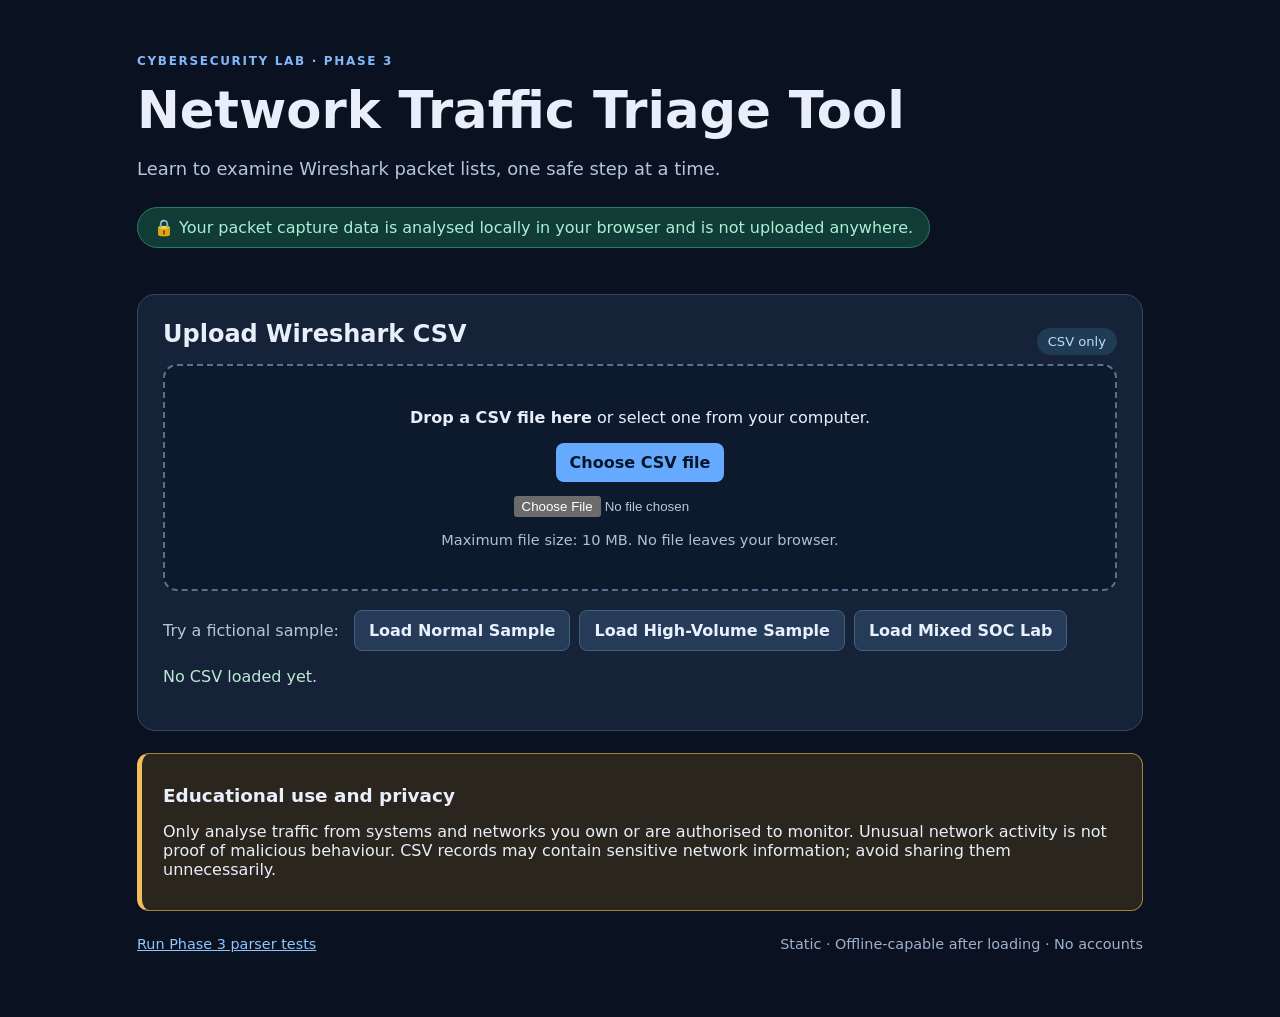
<file: Network-Traffic-Triage-Tool/index.html>
<!doctype html>
<html lang="en"><head><meta charset="utf-8"><meta name="viewport" content="width=device-width,initial-scale=1"><meta name="referrer" content="no-referrer"><meta http-equiv="Content-Security-Policy" content="default-src 'none'; script-src 'self'; style-src 'self'; img-src 'self' data:; connect-src 'none'; form-action 'none'; base-uri 'none'; object-src 'none'"><title>Network Traffic Triage Tool — Phase 3</title><link rel="stylesheet" href="styles.css"><script src="script.js" defer></script></head><body><main class="wrap"><header><p class="eyebrow">CYBERSECURITY LAB · PHASE 3</p><h1>Network Traffic Triage Tool</h1><p class="subtitle">Learn to examine Wireshark packet lists, one safe step at a time.</p><div class="privacy">🔒 Your packet capture data is analysed locally in your browser and is not uploaded anywhere.</div></header><section class="panel" aria-labelledby="upload-title"><div class="section-head"><h2 id="upload-title">Upload Wireshark CSV</h2><span class="tag">CSV only</span></div><div id="dropzone" class="dropzone"><p><strong>Drop a CSV file here</strong> or select one from your computer.</p><label for="csvFile" class="button">Choose CSV file</label><input id="csvFile" type="file" accept=".csv,text/csv" aria-describedby="fileHelp"><p id="fileHelp" class="hint">Maximum file size: 10 MB. No file leaves your browser.</p></div><div class="demo"><span>Try a fictional sample:</span><button type="button" data-sample="normal">Load Normal Sample</button><button type="button" data-sample="high">Load High-Volume Sample</button><button type="button" data-sample="mixed">Load Mixed SOC Lab</button></div><p id="status" role="status" aria-live="polite">No CSV loaded yet.</p></section><section id="results" class="panel" hidden aria-labelledby="results-title"><div class="section-head"><h2 id="results-title">Import summary</h2><span id="demoTag" class="tag" hidden>Demo Data</span></div><div class="stats"><div><span>Filename</span><strong id="filename"></strong></div><div><span>Packets loaded</span><strong id="count"></strong></div><div><span>Parse status</span><strong id="parseStatus"></strong></div></div><h3>Recognised columns</h3><p id="columns" class="details"></p><h3>Missing fields / notes</h3><ul id="notes"></ul><h3>Packet preview (first 10 rows)</h3><div class="table-scroll"><table><thead><tr><th>Time</th><th>Source</th><th>Destination</th><th>Protocol</th><th>Length</th><th>Info</th></tr></thead><tbody id="preview"></tbody></table></div><p class="hint">CSV preview is informational; it does not verify complete connections.</p></section><section id="dashboard" class="panel" hidden aria-labelledby="dashboard-title"><div class="section-head"><h2 id="dashboard-title">Network traffic dashboard</h2><span class="tag">Descriptive statistics · No threat verdicts</span></div><div class="stats stat-grid"><div><span>Total packets</span><strong id="statPackets"></strong></div><div><span>Unique source hosts</span><strong id="statSources"></strong></div><div><span>Unique destination hosts</span><strong id="statDestinations"></strong></div><div><span>All unique hosts</span><strong id="statHosts"></strong></div><div><span>Captured packet lengths</span><strong id="statBytes"></strong></div></div><div class="dash-columns"><div><h3>Protocol distribution</h3><div id="protocolBars" class="bar-list"></div></div><div><h3>Top source hosts</h3><div id="topSources" class="bar-list"></div></div><div><h3>Top destinations</h3><div id="topDestinations" class="bar-list"></div></div></div><p class="hint">Counts reflect the imported CSV rows, not complete network sessions. Host names and IP addresses are treated as literal labels. Protocol percentages use all imported packets as the denominator. Source and destination rankings count packets in each direction separately. Heuristic alerts are shown below; none prove malicious activity.</p></section><section id="alertsPanel" class="panel" hidden aria-labelledby="alertsTitle"><div class="section-head"><h2 id="alertsTitle">Security triage alerts</h2><span id="alertCount" class="tag"></span></div><p class="hint">Explainable, rule-based heuristics. Thresholds are packet counts or unique labels across the entire imported CSV, not time-window rates. No alert establishes malicious intent.</p><div class="stats"><div><span>High</span><strong id="countHigh">0</strong></div><div><span>Medium</span><strong id="countMedium">0</strong></div><div><span>Low</span><strong id="countLow">0</strong></div></div><p id="noAlerts" hidden>No configured threshold was met. This does not establish that the traffic is safe.</p><div id="alerts" class="alert-list"></div></section><aside class="disclaimer"><h2>Educational use and privacy</h2><p>Only analyse traffic from systems and networks you own or are authorised to monitor. Unusual network activity is not proof of malicious behaviour. CSV records may contain sensitive network information; avoid sharing them unnecessarily.</p></aside><footer><a href="tests/index.html">Run Phase 3 parser tests</a><span>Static · Offline-capable after loading · No accounts</span></footer></main></body></html>
</file>
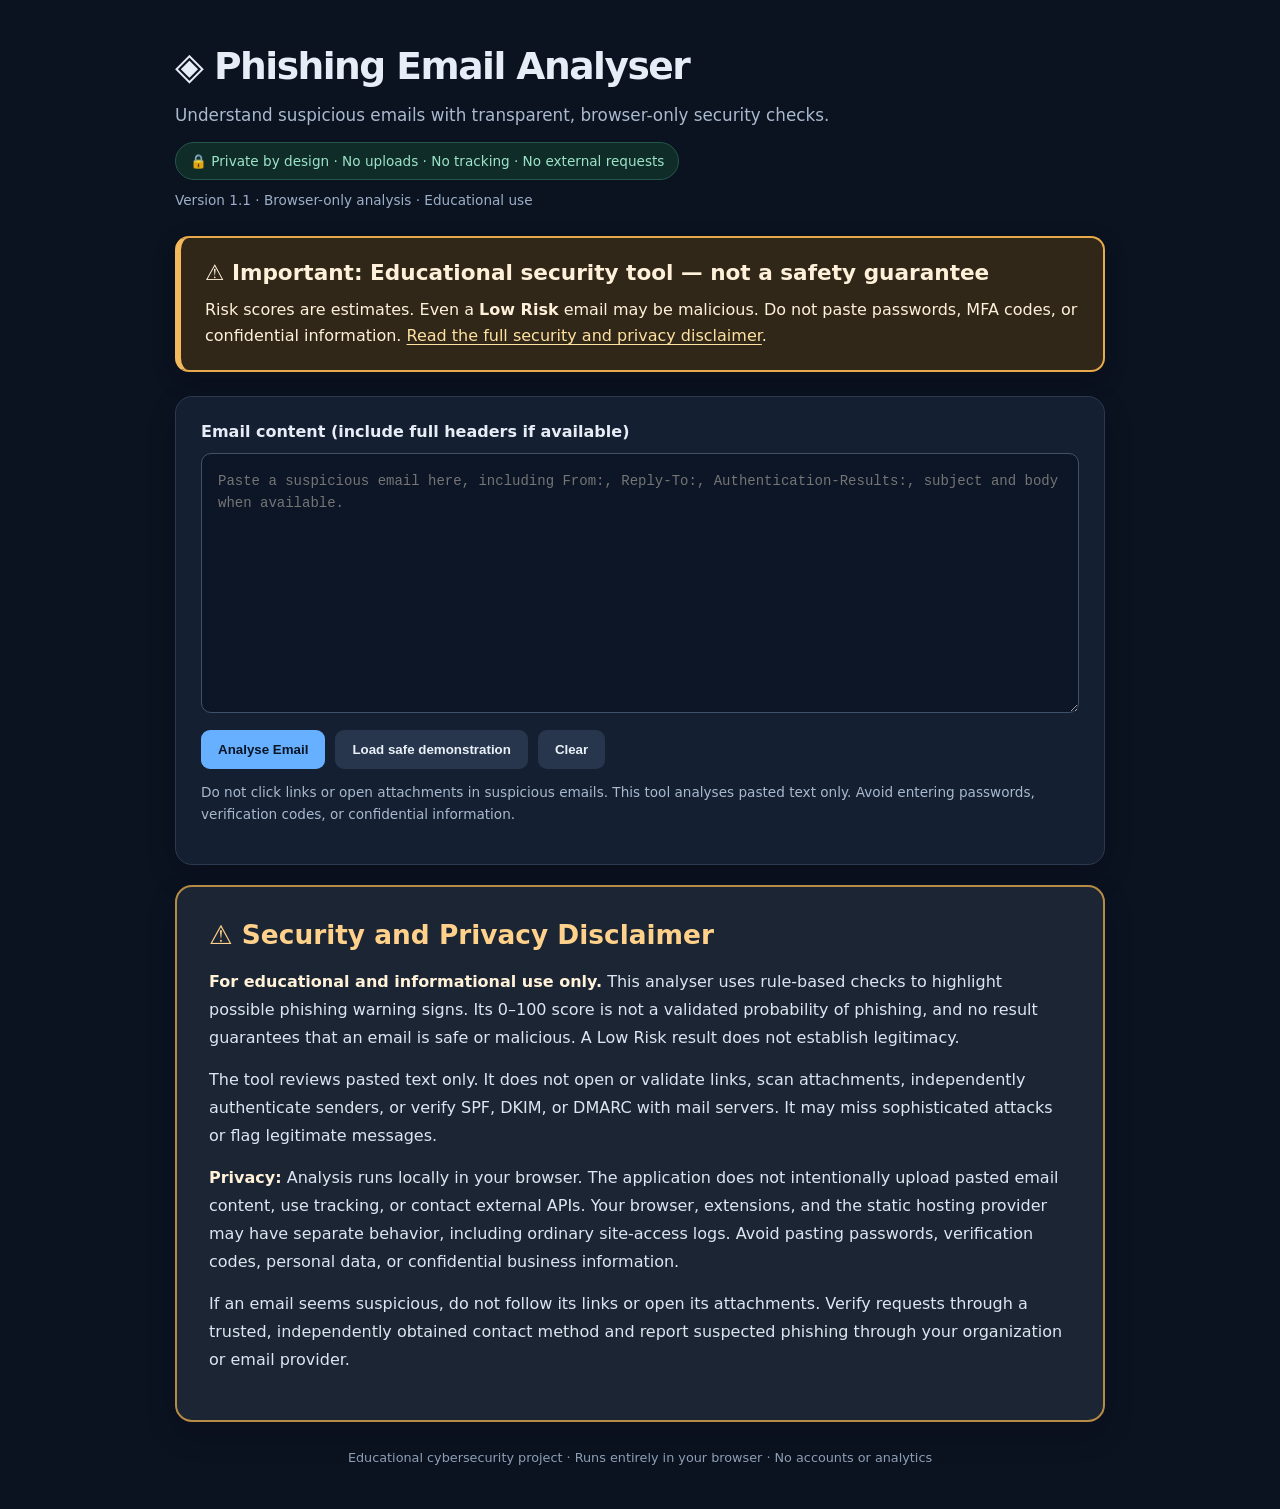
<file: Phishing-Email-Analyser/index.html>
<!doctype html><html lang="en"><head><meta charset="utf-8"><meta name="viewport" content="width=device-width,initial-scale=1"><meta name="referrer" content="no-referrer"><meta http-equiv="Content-Security-Policy" content="default-src 'none'; script-src 'self'; style-src 'self'; img-src 'self' data:; connect-src 'none'; form-action 'none'; base-uri 'none'; object-src 'none'"><title>Phishing Email Analyser</title><link rel="stylesheet" href="styles.css?v=1.1.0"><script src="app.js?v=1.1.0" defer></script></head><body><main class="shell"><header><div class="brand">◈ Phishing Email Analyser</div><p class="sub">Understand suspicious emails with transparent, browser-only security checks.</p><div class="privacy">🔒 Private by design · No uploads · No tracking · No external requests</div><p class="release-note">Version 1.1 · Browser-only analysis · Educational use</p></header><aside class="disclaimer-banner" aria-label="Important security disclaimer"><div class="disclaimer-banner-title">⚠ Important: Educational security tool — not a safety guarantee</div><p>Risk scores are estimates. Even a <strong>Low Risk</strong> email may be malicious. Do not paste passwords, MFA codes, or confidential information. <a href="#disclaimer-heading">Read the full security and privacy disclaimer</a>.</p></aside><section class="panel"><label for="email">Email content (include full headers if available)</label><textarea id="email" spellcheck="false" placeholder="Paste a suspicious email here, including From:, Reply-To:, Authentication-Results:, subject and body when available."></textarea><div class="actions"><button id="analyse">Analyse Email</button><button id="sample" class="secondary">Load safe demonstration</button><button id="clear" class="secondary">Clear</button></div><p class="hint">Do not click links or open attachments in suspicious emails. This tool analyses pasted text only. Avoid entering passwords, verification codes, or confidential information.</p></section><section id="results" class="panel" hidden aria-live="polite"><div class="summary"><div><div class="eyebrow">Estimated phishing risk</div><div id="score" class="score"></div></div><div><div id="classification" class="classification"></div><p id="overview"></p></div></div><div class="meter" role="progressbar" aria-label="Estimated phishing risk score" aria-valuemin="0" aria-valuemax="100" aria-valuenow="0" id="riskMeter"><div id="meterFill"></div></div><div class="risk-scale" aria-label="Risk categories"><span>Low Risk: 0–24</span><span>Suspicious: 25–59</span><span>High Risk: 60–100</span></div><p id="riskNote" class="risk-note">Scores are rule-based estimates, not probabilities or safety guarantees.</p><h2>Detected warning signs <span id="findingCount" class="finding-count"></span></h2><div id="findings"></div><h2>Recommended next steps</h2><ul id="recommendations"></ul><p class="hint">Limitations: rule-based text checks cannot confirm sender identity, verify live domains, scan attachments, or prove an email is safe. Authentication results are interpreted only when included in pasted headers.</p></section><section class="panel disclaimer" aria-labelledby="disclaimer-heading"><h2 id="disclaimer-heading">⚠ Security and Privacy Disclaimer</h2><p><strong>For educational and informational use only.</strong> This analyser uses rule-based checks to highlight possible phishing warning signs. Its 0–100 score is not a validated probability of phishing, and no result guarantees that an email is safe or malicious. A Low Risk result does not establish legitimacy.</p><p>The tool reviews pasted text only. It does not open or validate links, scan attachments, independently authenticate senders, or verify SPF, DKIM, or DMARC with mail servers. It may miss sophisticated attacks or flag legitimate messages.</p><p><strong>Privacy:</strong> Analysis runs locally in your browser. The application does not intentionally upload pasted email content, use tracking, or contact external APIs. Your browser, extensions, and the static hosting provider may have separate behavior, including ordinary site-access logs. Avoid pasting passwords, verification codes, personal data, or confidential business information.</p><p>If an email seems suspicious, do not follow its links or open its attachments. Verify requests through a trusted, independently obtained contact method and report suspected phishing through your organization or email provider.</p></section><footer>Educational cybersecurity project · Runs entirely in your browser · No accounts or analytics</footer></main></body></html>
</file>
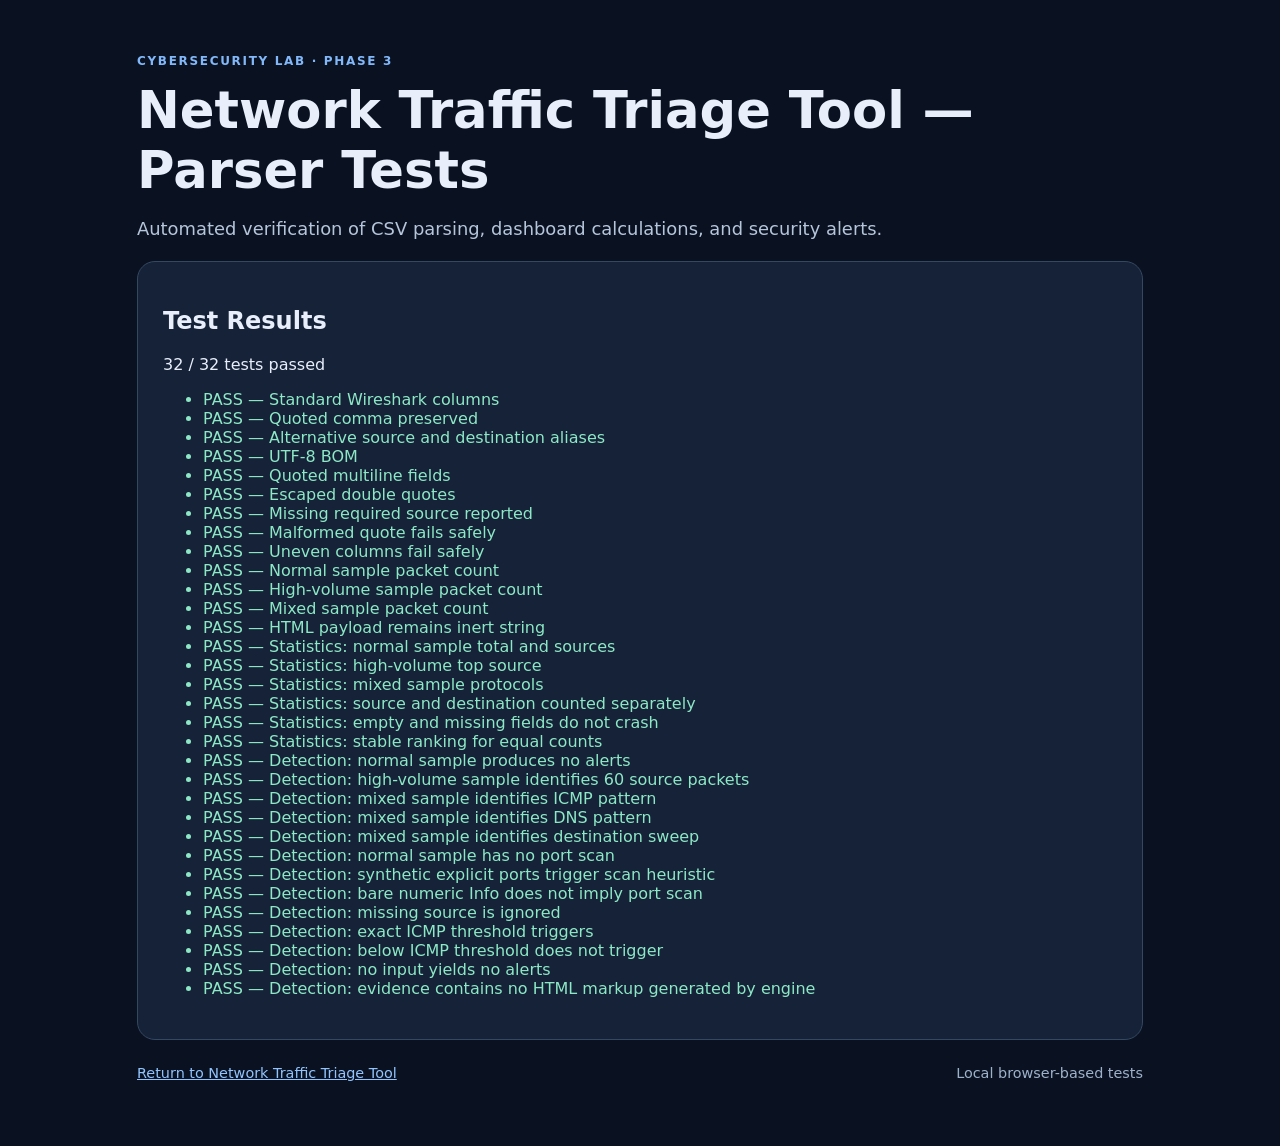
<file: Network-Traffic-Triage-Tool/tests/index.html>
<!doctype html>
<html lang="en">
<head>
  <meta charset="utf-8">
  <meta name="viewport" content="width=device-width, initial-scale=1">
  <meta name="referrer" content="no-referrer">

  <meta http-equiv="Content-Security-Policy"
        content="default-src 'none'; script-src 'self'; style-src 'self'; img-src 'self' data:; connect-src 'none'; form-action 'none'; base-uri 'none'; object-src 'none'">

  <title>Phase 3 Parser Tests — Network Traffic Triage Tool</title>

  <link rel="stylesheet" href="../styles.css">

  <!-- Load the application functions first -->
  <script src="../script.js" defer></script>

  <!-- Run the 32 tests after loading the application functions -->
  <script src="test.js" defer></script>
</head>

<body>
  <main class="wrap">
    <header>
      <p class="eyebrow">CYBERSECURITY LAB · PHASE 3</p>

      <h1>Network Traffic Triage Tool — Parser Tests</h1>

      <p class="subtitle">
        Automated verification of CSV parsing,
        dashboard calculations, and security alerts.
      </p>
    </header>

    <section class="panel">
      <h2>Test Results</h2>

      <p id="summary" role="status" aria-live="polite">
        Running tests...
      </p>

      <ul id="testResults"></ul>
    </section>

    <footer>
      <a href="../index.html">
        Return to Network Traffic Triage Tool
      </a>
      <span>Local browser-based tests</span>
    </footer>
  </main>
</body>
</html>
</file>
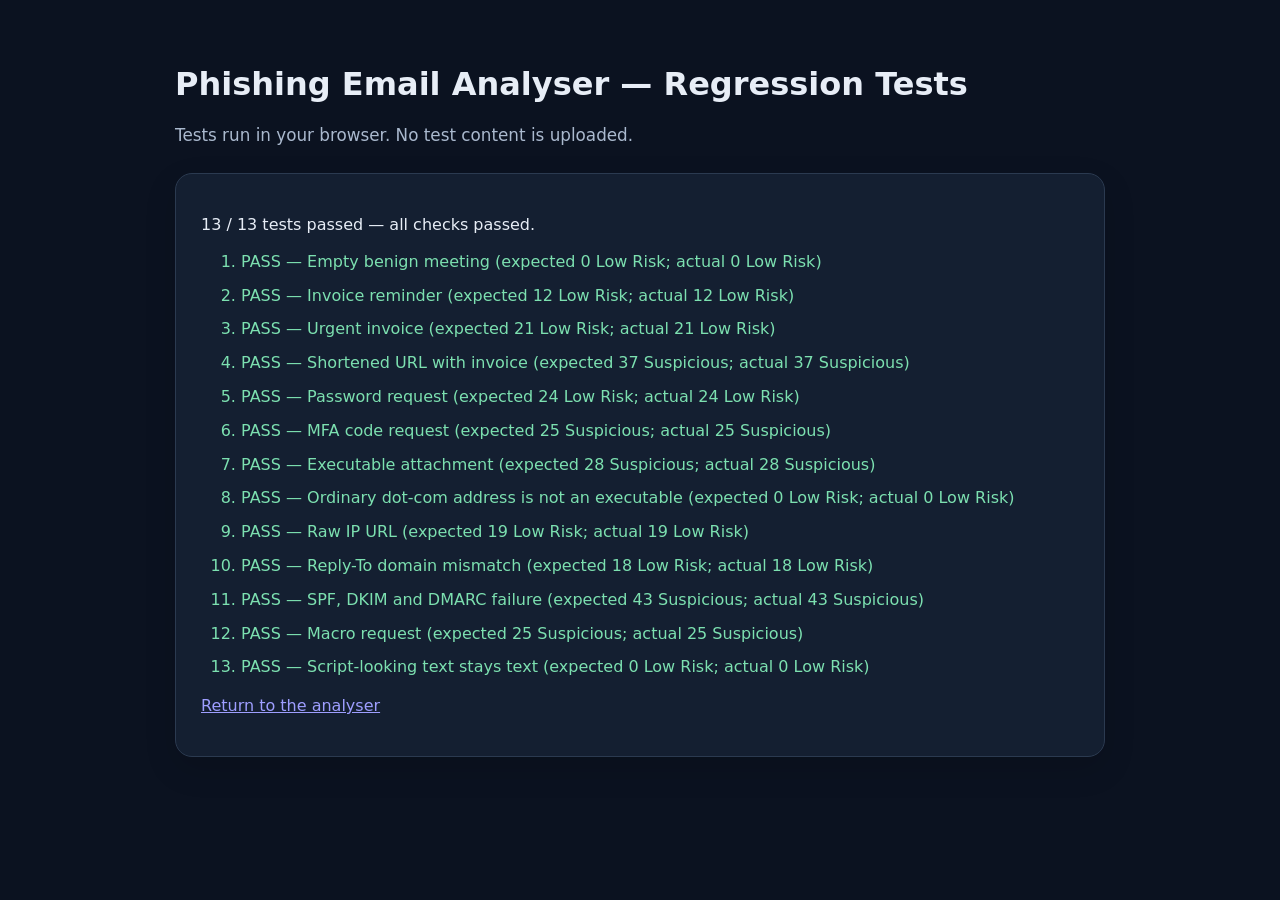
<file: Phishing-Email-Analyser/tests/index.html>
<!doctype html>
<html lang="en"><head><meta charset="utf-8"><meta name="viewport" content="width=device-width, initial-scale=1"><meta http-equiv="Content-Security-Policy" content="default-src 'none'; script-src 'self'; style-src 'self'; connect-src 'none'; form-action 'none'; base-uri 'none'"><title>Phishing Email Analyser — Local Regression Tests</title><link rel="stylesheet" href="../styles.css"><script src="../app.js" defer></script><script src="tests.js" defer></script></head><body><main class="shell"><header><h1>Phishing Email Analyser — Regression Tests</h1><p class="sub">Tests run in your browser. No test content is uploaded.</p></header><section class="panel"><p id="status" aria-live="polite">Running tests…</p><ol id="testResults"></ol><p><a href="../index.html">Return to the analyser</a></p></section><div hidden><textarea id="email"></textarea><button id="analyse">Analyse Email</button><button id="sample">Load safe demonstration</button><button id="clear">Clear</button><section id="results"><div id="score"></div><div id="classification"></div><div id="overview"></div><div id="meterFill"></div><div id="riskMeter"></div><div id="findingCount"></div><div id="findings"></div><ul id="recommendations"></ul></section></div></main></body></html>
</file>
<file: Network-Traffic-Triage-Tool/styles.css>
:root{color-scheme:dark;font-family:system-ui,-apple-system,Segoe UI,sans-serif;background:#0a1221;color:#e8effb}*{box-sizing:border-box}body{margin:0}.wrap{max-width:1050px;margin:auto;padding:42px 22px 65px}.eyebrow{font-size:.75rem;letter-spacing:.14em;color:#82b8fa;font-weight:700}h1{font-size:clamp(2rem,5vw,3.2rem);margin:.4rem 0}.subtitle{color:#b5c5db;font-size:1.12rem}.privacy{display:inline-block;background:#113b35;color:#a9f0d5;border:1px solid #2b7b69;border-radius:999px;padding:10px 16px;margin:10px 0 24px}.panel{background:#152238;border:1px solid #344862;border-radius:18px;padding:25px;margin:22px 0}.section-head{display:flex;justify-content:space-between;align-items:center;gap:12px}.section-head h2{margin:0 0 16px}.tag{background:#203c55;color:#b9dcff;border-radius:99px;padding:6px 11px;font-size:.82rem}.dropzone{border:2px dashed #57718e;border-radius:14px;padding:26px;text-align:center;background:#0d1a2e}.dropzone.dragover{border-color:#62d3b2;background:#143c3c}.button,button{background:#65aaff;color:#061629;border:0;border-radius:8px;padding:10px 14px;font-weight:700;cursor:pointer;font:inherit}button{font-weight:600}.button{display:inline-block;font-weight:700;cursor:pointer}button:hover,.button:hover{filter:brightness(1.12)}button:focus-visible,.button:focus-visible,input:focus-visible,a:focus-visible{outline:3px solid #f9c35e;outline-offset:3px}input[type=file]{display:block;margin:14px auto;max-width:100%;color:#b7c8df}.hint,.details{color:#afc0d7;font-size:.91rem}.demo{display:flex;flex-wrap:wrap;align-items:center;gap:9px;margin-top:19px}.demo span{color:#b6c7db;margin-right:6px}.demo button{background:#263b57;color:#e7f1ff;border:1px solid #42617f}#status{color:#bcead6;min-height:1.4em}.stats{display:grid;grid-template-columns:repeat(3,minmax(0,1fr));gap:12px}.stats>div{background:#0c192c;padding:16px;border:1px solid #354a65;border-radius:12px;min-width:0;overflow-wrap:anywhere}.stats span{display:block;color:#a7b9d0;font-size:.84rem;margin-bottom:8px}.stats strong{font-size:1.08rem}h3{margin:25px 0 10px}.table-scroll{overflow-x:auto}table{border-collapse:collapse;width:100%;font-size:.87rem}th,td{text-align:left;padding:10px;border-bottom:1px solid #344862;max-width:300px;overflow-wrap:anywhere}th{color:#b6d9ff}td{color:#e0e9f5}.disclaimer{border:1px solid #a78343;border-left:5px solid #f5bc5a;border-radius:12px;padding:15px 21px;background:#2a261e}.disclaimer h2{font-size:1.15rem}footer{display:flex;justify-content:space-between;gap:12px;flex-wrap:wrap;color:#9eb1ca;font-size:.9rem;margin-top:25px}a{color:#91c4ff}@media(max-width:650px){.stats{grid-template-columns:1fr}.wrap{padding:22px 12px}.panel{padding:16px}.privacy{border-radius:12px}}

/* Phase 2 dashboard */
.stat-grid{grid-template-columns:repeat(auto-fit,minmax(150px,1fr))}.dash-columns{display:grid;grid-template-columns:repeat(3,minmax(0,1fr));gap:20px}.dash-columns>div{min-width:0}.bar-list{display:grid;gap:13px}.bar-row{min-width:0}.bar-label{display:flex;justify-content:space-between;gap:8px;align-items:start;font-size:.84rem;margin-bottom:6px;overflow-wrap:anywhere}.bar-label span{color:#d5e4f7;min-width:0}.bar-label strong{color:#b3d4ff;white-space:nowrap;font-size:.76rem}.bar-track{height:9px;background:#344862;border-radius:20px;overflow:hidden}.bar-fill{height:100%;background:#65aaff;border-radius:20px}.dash-columns>div:first-child .bar-fill{background:#6fd6b3}@media(max-width:850px){.dash-columns{grid-template-columns:1fr}}

/* Phase 3 explainable alerts */
.alert-list{display:grid;gap:14px;margin-top:18px}.alert-card{background:#0d1a2e;border:1px solid #41536b;border-radius:12px;padding:17px}.alert-card h3{margin:0 0 10px}.alert-card p{font-size:.9rem;color:#c8d7e9;margin:10px 0}.severity{display:inline-block;padding:5px 10px;border-radius:7px;font-size:.8rem;font-weight:700}.severity.high{background:#622f3a;color:#ffced5}.severity.medium{background:#624720;color:#ffe0a0}.severity.low{background:#224b4b;color:#b3f2e0}
</file>
<file: Phishing-Email-Analyser/styles.css>
:root{font-family:system-ui,-apple-system,Segoe UI,Arial,sans-serif;color:#e7edf6;background:#0b1220;color-scheme:dark}*{box-sizing:border-box}body{margin:0}.shell{max-width:970px;margin:auto;padding:44px 20px}header{margin-bottom:28px}.brand{font-size:clamp(1.6rem,4vw,2.35rem);font-weight:800;letter-spacing:-.04em}.sub{color:#aab9ce;font-size:1.05rem}.privacy{display:inline-block;padding:10px 14px;border:1px solid #24574a;border-radius:20px;color:#9ce4c7;background:#102c29;font-size:.85rem}.panel{background:#141f31;border:1px solid #2b3a50;border-radius:17px;padding:25px;margin:20px 0;box-shadow:0 12px 32px #0002}label{display:block;font-weight:700;margin-bottom:12px}textarea{display:block;width:100%;height:260px;resize:vertical;background:#0c1626;border:1px solid #40526a;border-radius:10px;color:#edf5ff;padding:16px;font:14px/1.6 ui-monospace,Consolas,monospace}textarea:focus{outline:2px solid #65a8f8}.actions{display:flex;flex-wrap:wrap;gap:10px;margin-top:17px}button{cursor:pointer;border:0;border-radius:9px;padding:12px 17px;font-weight:700;background:#67b0ff;color:#091525}button:hover{filter:brightness(1.1)}button.secondary{background:#27364c;color:#e9f0f9}.hint{font-size:.85rem;color:#a8b9cf;line-height:1.6}.summary{display:grid;grid-template-columns:minmax(0,1fr) minmax(0,1.25fr);gap:clamp(18px,3vw,36px);align-items:center}.summary>div{min-width:0}.eyebrow{text-transform:uppercase;letter-spacing:.08em;font-size:.75rem;color:#a8b9cf}.score{font-size:clamp(2.6rem,5vw,4.5rem);font-weight:800;line-height:1.15;letter-spacing:-.035em;overflow-wrap:anywhere;font-variant-numeric:tabular-nums}.classification{font-size:1.5rem;font-weight:800;overflow-wrap:anywhere}#overview{color:#b8c8db;line-height:1.5;overflow-wrap:anywhere}.meter{height:11px;border-radius:10px;background:#334258;overflow:hidden;margin:20px 0 30px}#meterFill{height:100%;width:0%;background:#45c78e;transition:width .3s}h2{font-size:1.18rem;margin:28px 0 13px}.finding{border:1px solid #36455a;background:#101b2b;padding:15px;margin:10px 0;border-radius:10px}.finding strong{display:block;margin-bottom:5px}.finding p{margin:5px 0;color:#b6c7d9;line-height:1.55}.points{font-size:.78rem;color:#ffcc83}.empty{color:#c3d0e0}li{margin:9px 0;line-height:1.55}footer{color:#8e9fb5;text-align:center;font-size:.8rem;margin-top:28px}@media(max-width:700px){.shell{padding:24px 12px}.panel{padding:17px}.summary{grid-template-columns:minmax(0,1fr);gap:12px;align-items:start}.score{font-size:clamp(2.8rem,11vw,4rem)}}

/* Prominent production security notice */
.disclaimer-banner{border:2px solid #e6aa4c;border-left:6px solid #f4b95c;background:#302719;border-radius:14px;padding:20px 24px;margin:20px 0 24px;color:#fff1d9;box-shadow:0 8px 24px #0003}.disclaimer-banner-title{font-size:clamp(1.05rem,2.5vw,1.35rem);font-weight:800;line-height:1.35}.disclaimer-banner p{line-height:1.65;margin:10px 0 0;font-size:1rem}.disclaimer-banner a{color:#ffe1a0;text-decoration:underline;text-underline-offset:3px}.disclaimer{border:2px solid #b68b45;background:#1c2533;padding:clamp(20px,4vw,32px)}.disclaimer h2{font-size:clamp(1.25rem,3vw,1.65rem);margin:0 0 18px;color:#ffd18a}.disclaimer p{font-size:1rem;line-height:1.75;color:#dce5f2;margin:14px 0}.disclaimer strong{color:#fff2d8}@media(max-width:700px){.disclaimer-banner{padding:16px}.disclaimer{padding:18px}}

/* v1.1 risk dashboard and accessibility improvements */
.release-note{color:#9db0c8;font-size:.85rem;margin:12px 0 0}.risk-scale{display:flex;justify-content:space-between;gap:12px;flex-wrap:wrap;color:#b8c8db;font-size:.82rem;margin-top:-17px}.risk-note{font-size:.82rem;line-height:1.55;color:#aab9ce;margin:12px 0 20px}.finding-count{font-size:.9rem;font-weight:500;color:#aab9ce}.meter{margin-bottom:26px}button:focus-visible,a:focus-visible{outline:3px solid #ffce83;outline-offset:3px}button:disabled{opacity:.6;cursor:not-allowed}@media(max-width:600px){.risk-scale{display:grid;gap:5px}.risk-note{margin-top:14px}}
</file>
